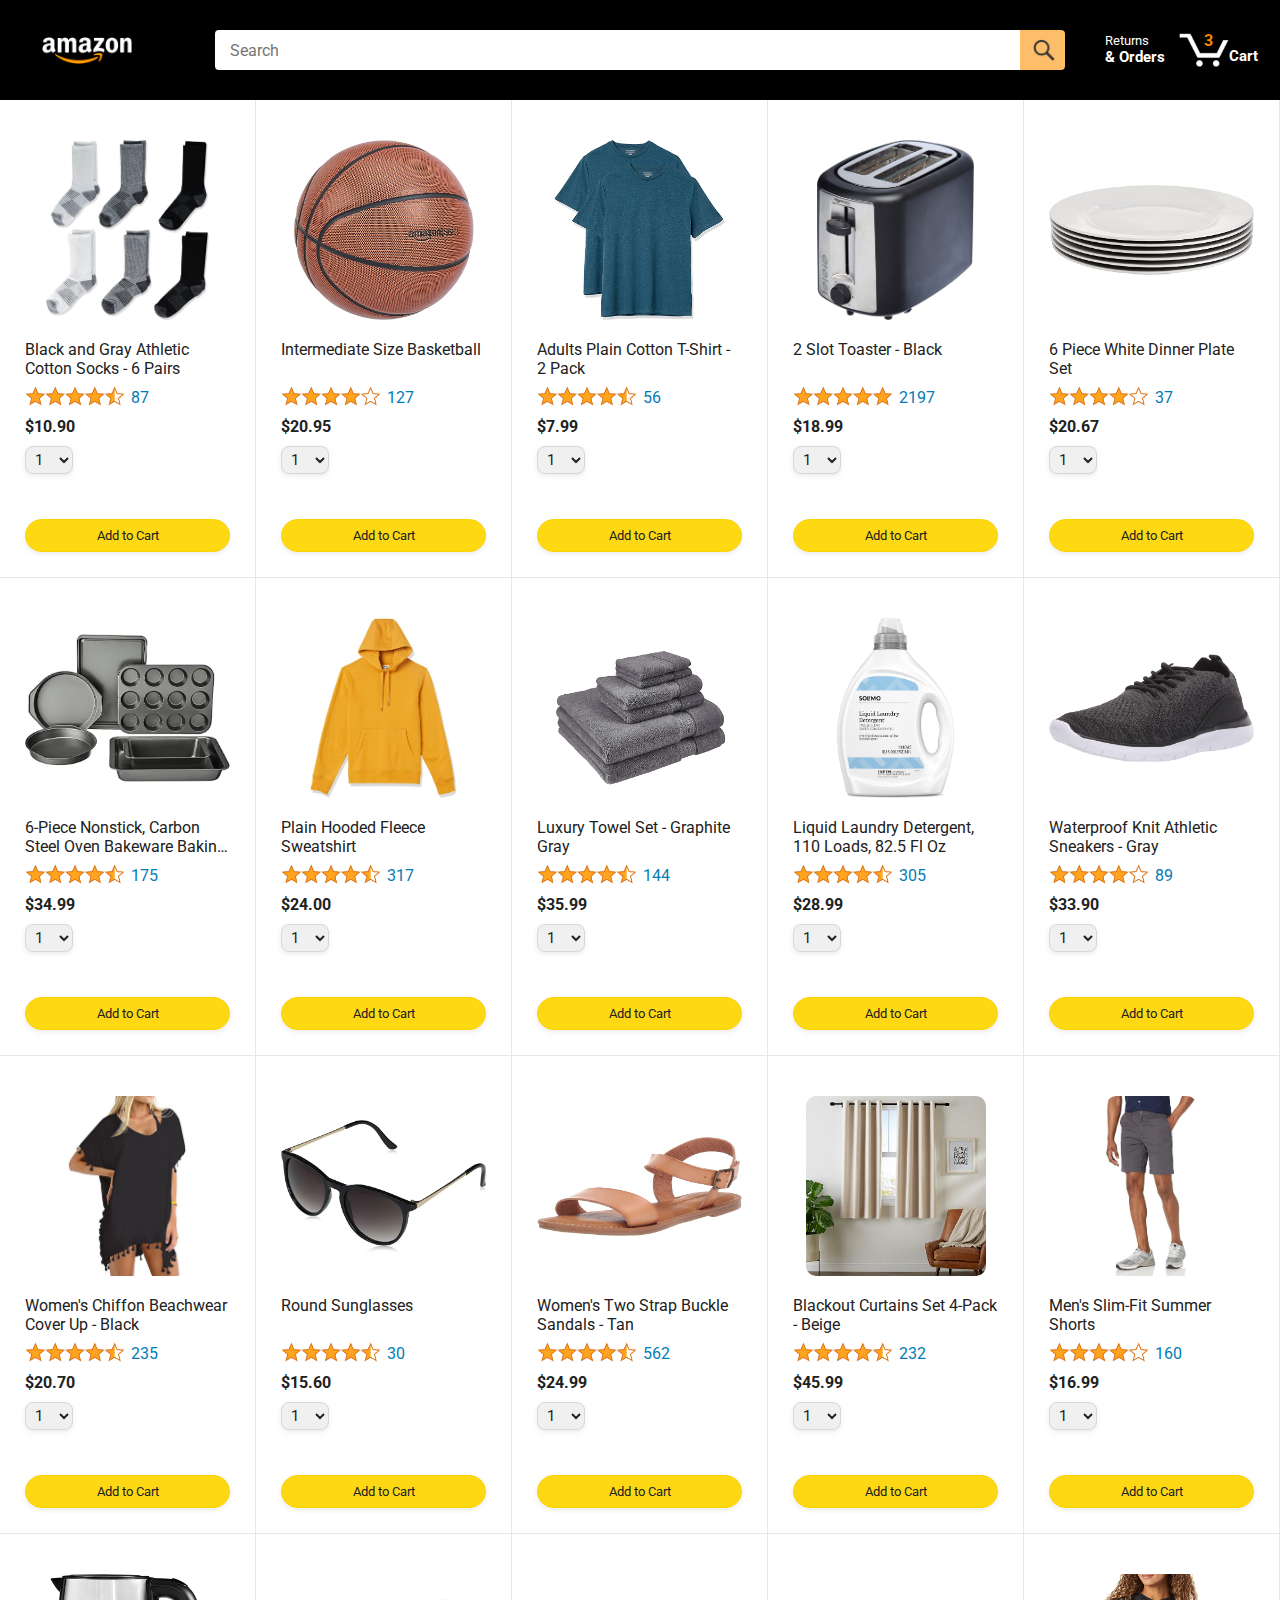
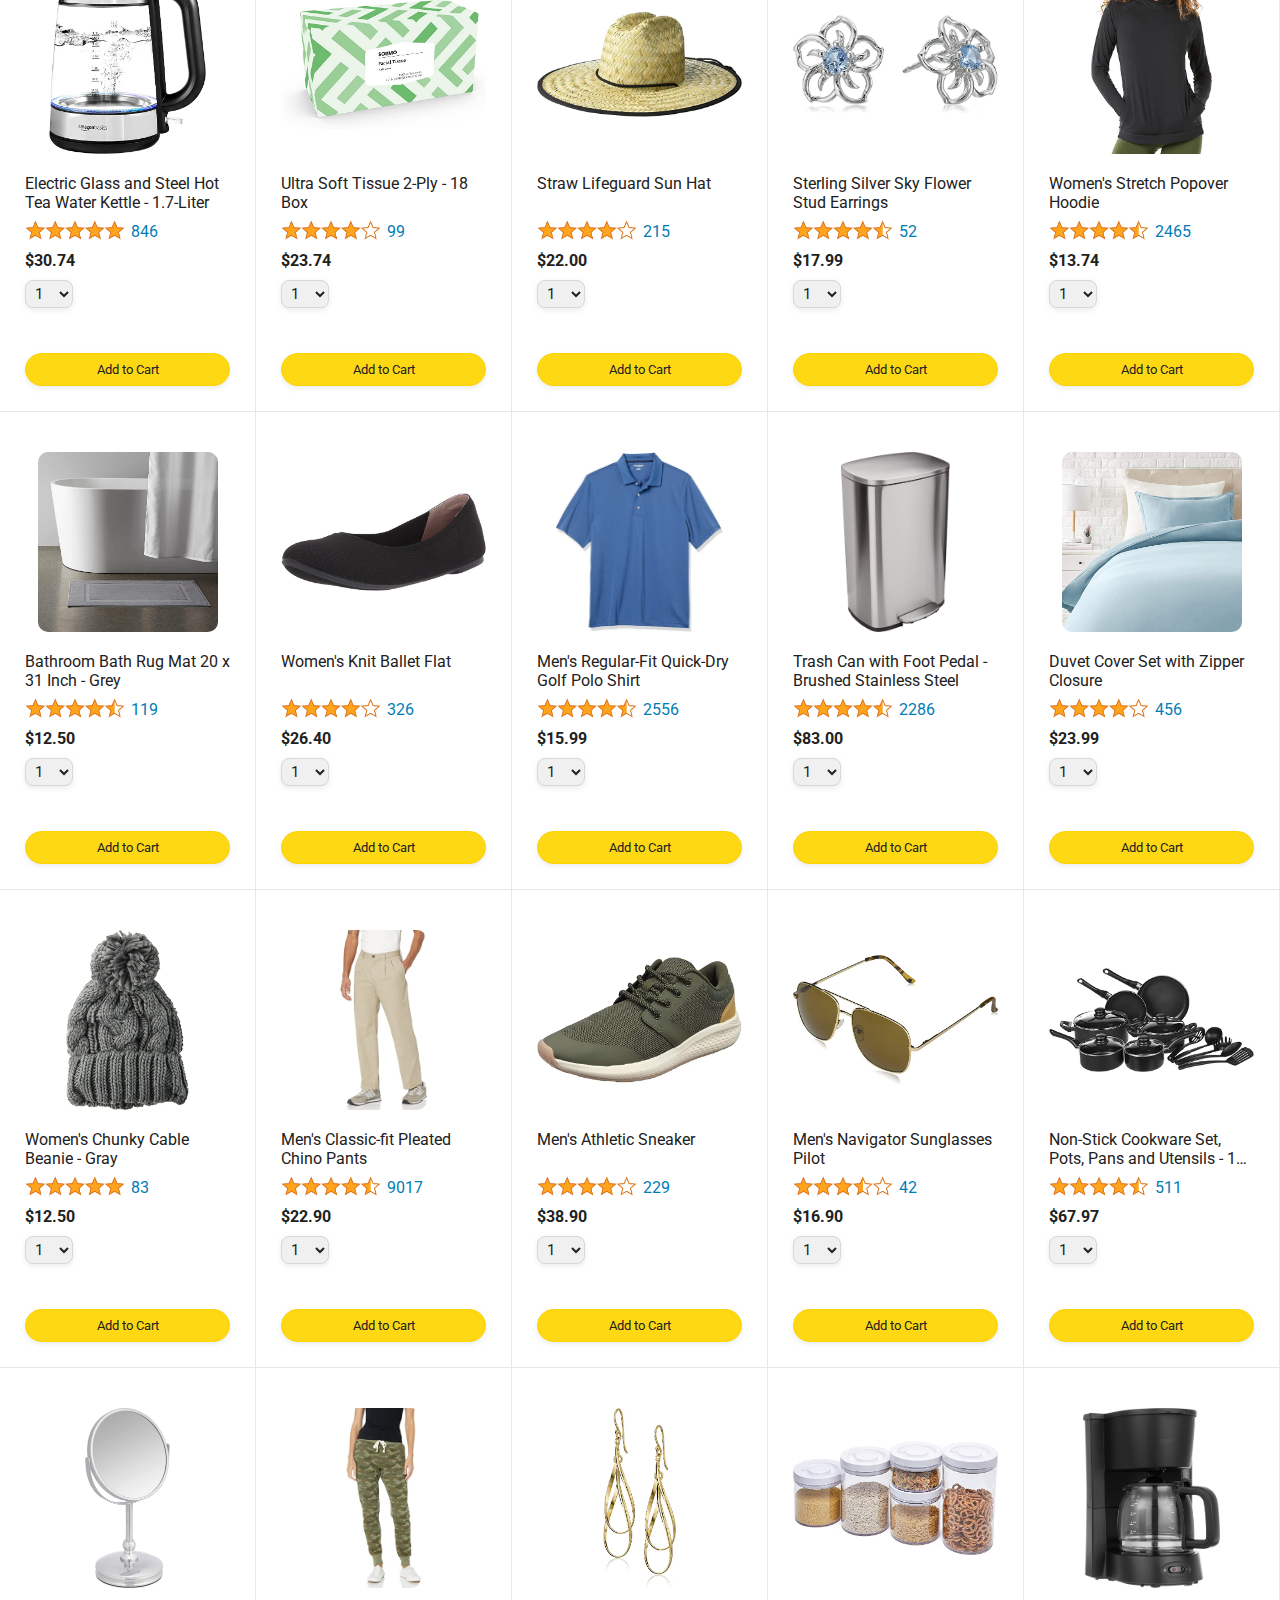
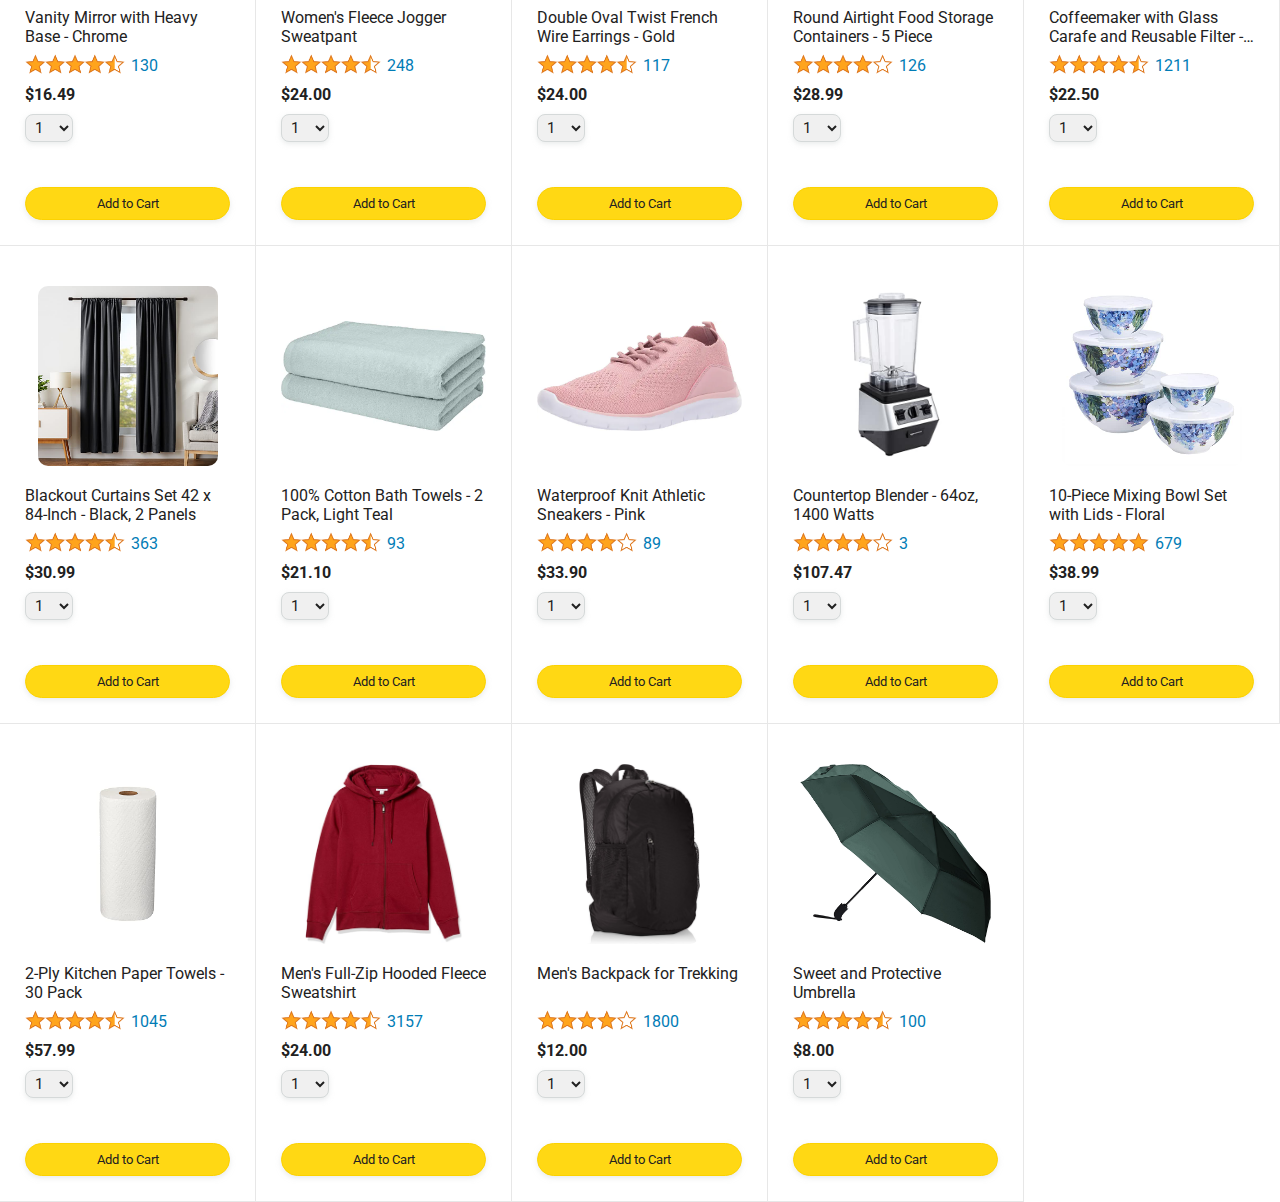
<file: index.html>
<!DOCTYPE html>
<html>
  <head>
    <title>Amazon Project</title>

    <!-- This code is needed for responsive design to work.
      (Responsive design = make the website look good on
      smaller screen sizes like a phone or a tablet). -->
    <meta name="viewport" content="width=device-width, initial-scale=1" />
    <meta http-equiv="Permissions-Policy" content="interest-cohort=()" />

    <!-- Load a font called Roboto from Google Fonts. -->
    <link rel="preconnect" href="https://fonts.googleapis.com" />
    <link rel="preconnect" href="https://fonts.gstatic.com" crossorigin />
    <link
      href="https://fonts.googleapis.com/css2?family=Roboto:wght@400;500;700&display=swap"
      rel="stylesheet"
    />

    <!-- Here are the CSS files for this page. -->
    <link rel="stylesheet" href="styles/shared/general.css" />
    <link rel="stylesheet" href="styles/shared/amazon-header.css" />
    <link rel="stylesheet" href="styles/pages/amazon.css" />
  </head>
  <body>
    <div class="amazon-header">
      <div class="amazon-header-left-section">
        <a href="amazon.html" class="header-link">
          <img class="amazon-logo" src="images/amazon-logo-white.png" />
          <img
            class="amazon-mobile-logo"
            src="images/amazon-mobile-logo-white.png"
          />
        </a>
      </div>

      <div class="amazon-header-middle-section">
        <input class="search-bar" type="text" placeholder="Search" />

        <button class="search-button">
          <img class="search-icon" src="images/icons/search-icon.png" />
        </button>
      </div>

      <div class="amazon-header-right-section">
        <a class="orders-link header-link" href="orders.html">
          <span class="returns-text">Returns</span>
          <span class="orders-text">& Orders</span>
        </a>

        <a class="cart-link header-link" href="checkout.html">
          <img class="cart-icon" src="images/icons/cart-icon.png" />
          <div class="cart-quantity js-cart-quantity"></div>
          <div class="cart-text">Cart</div>
        </a>
      </div>
    </div>

    <div class="main">
      <div class="products-grid js-products-grid"></div>
    </div>
    <script type="module" src="scripts/amazon.js"></script>
  </body>
</html>
</file>
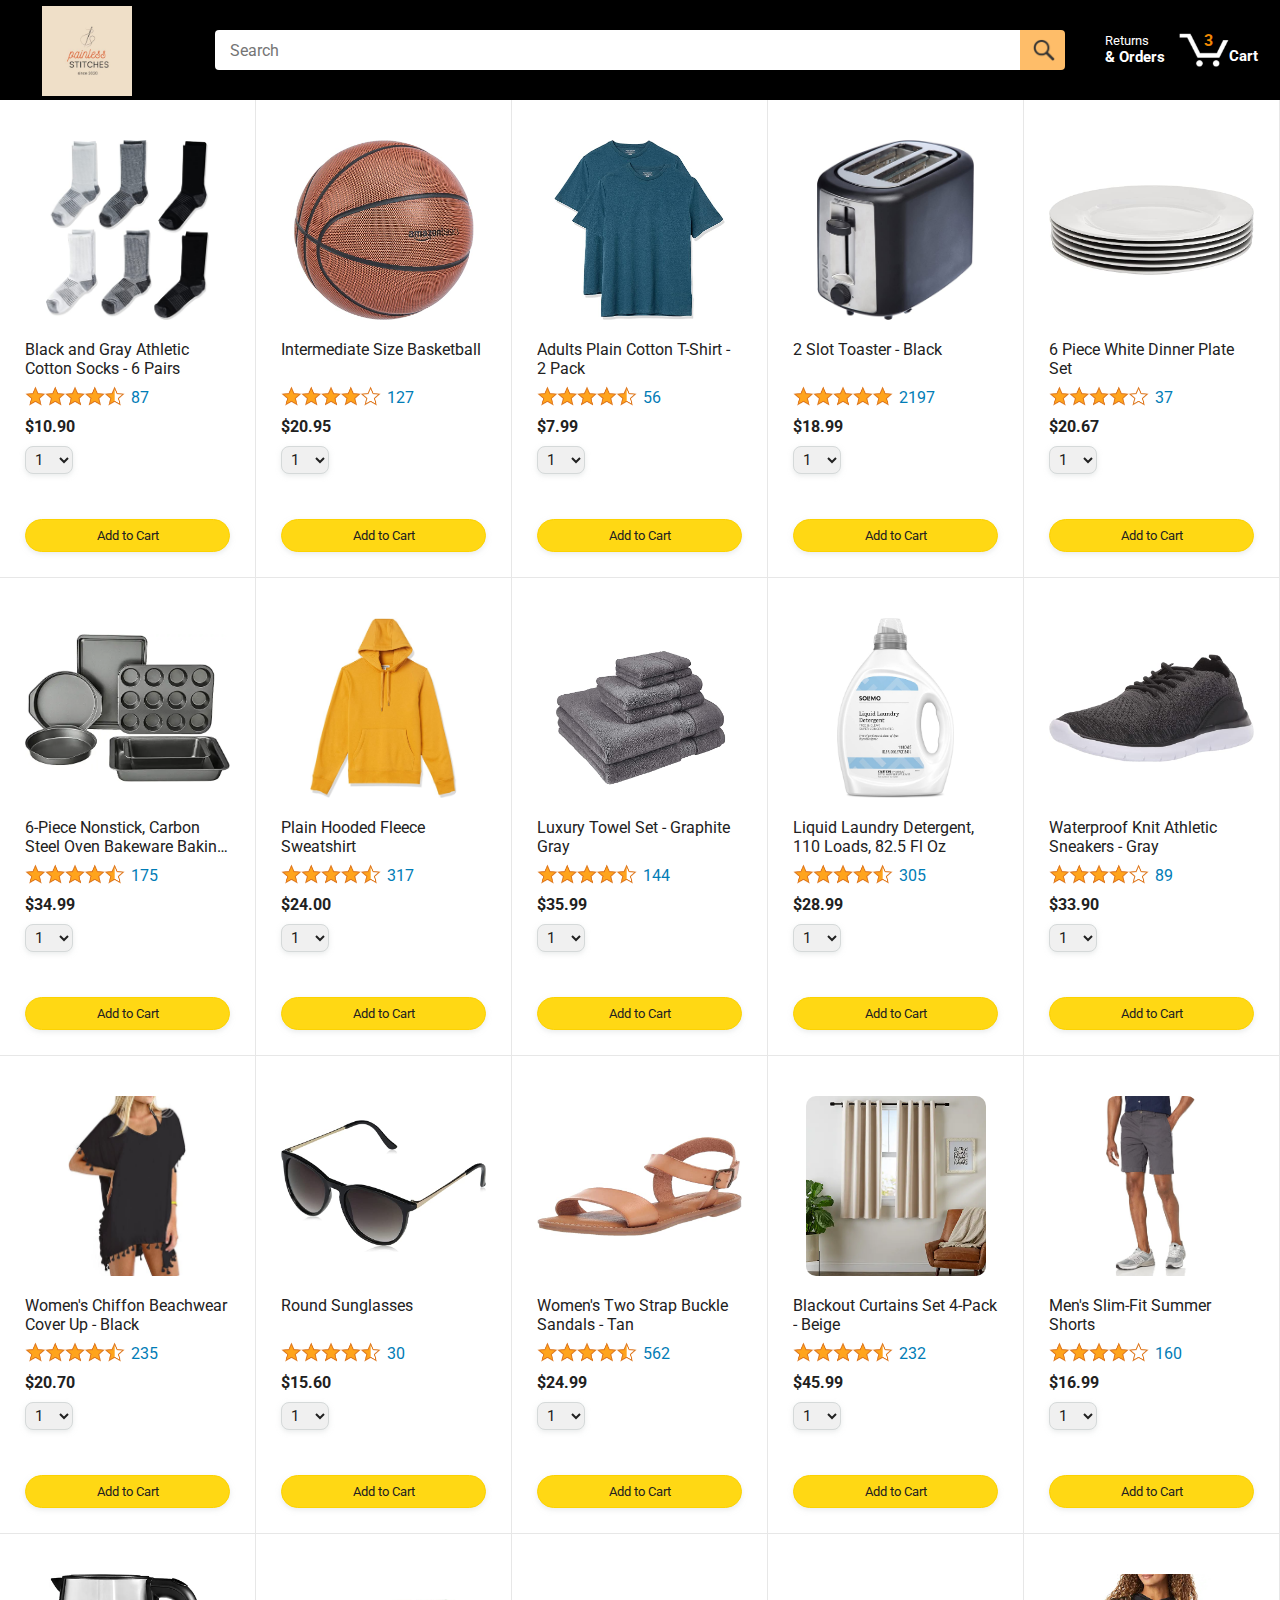
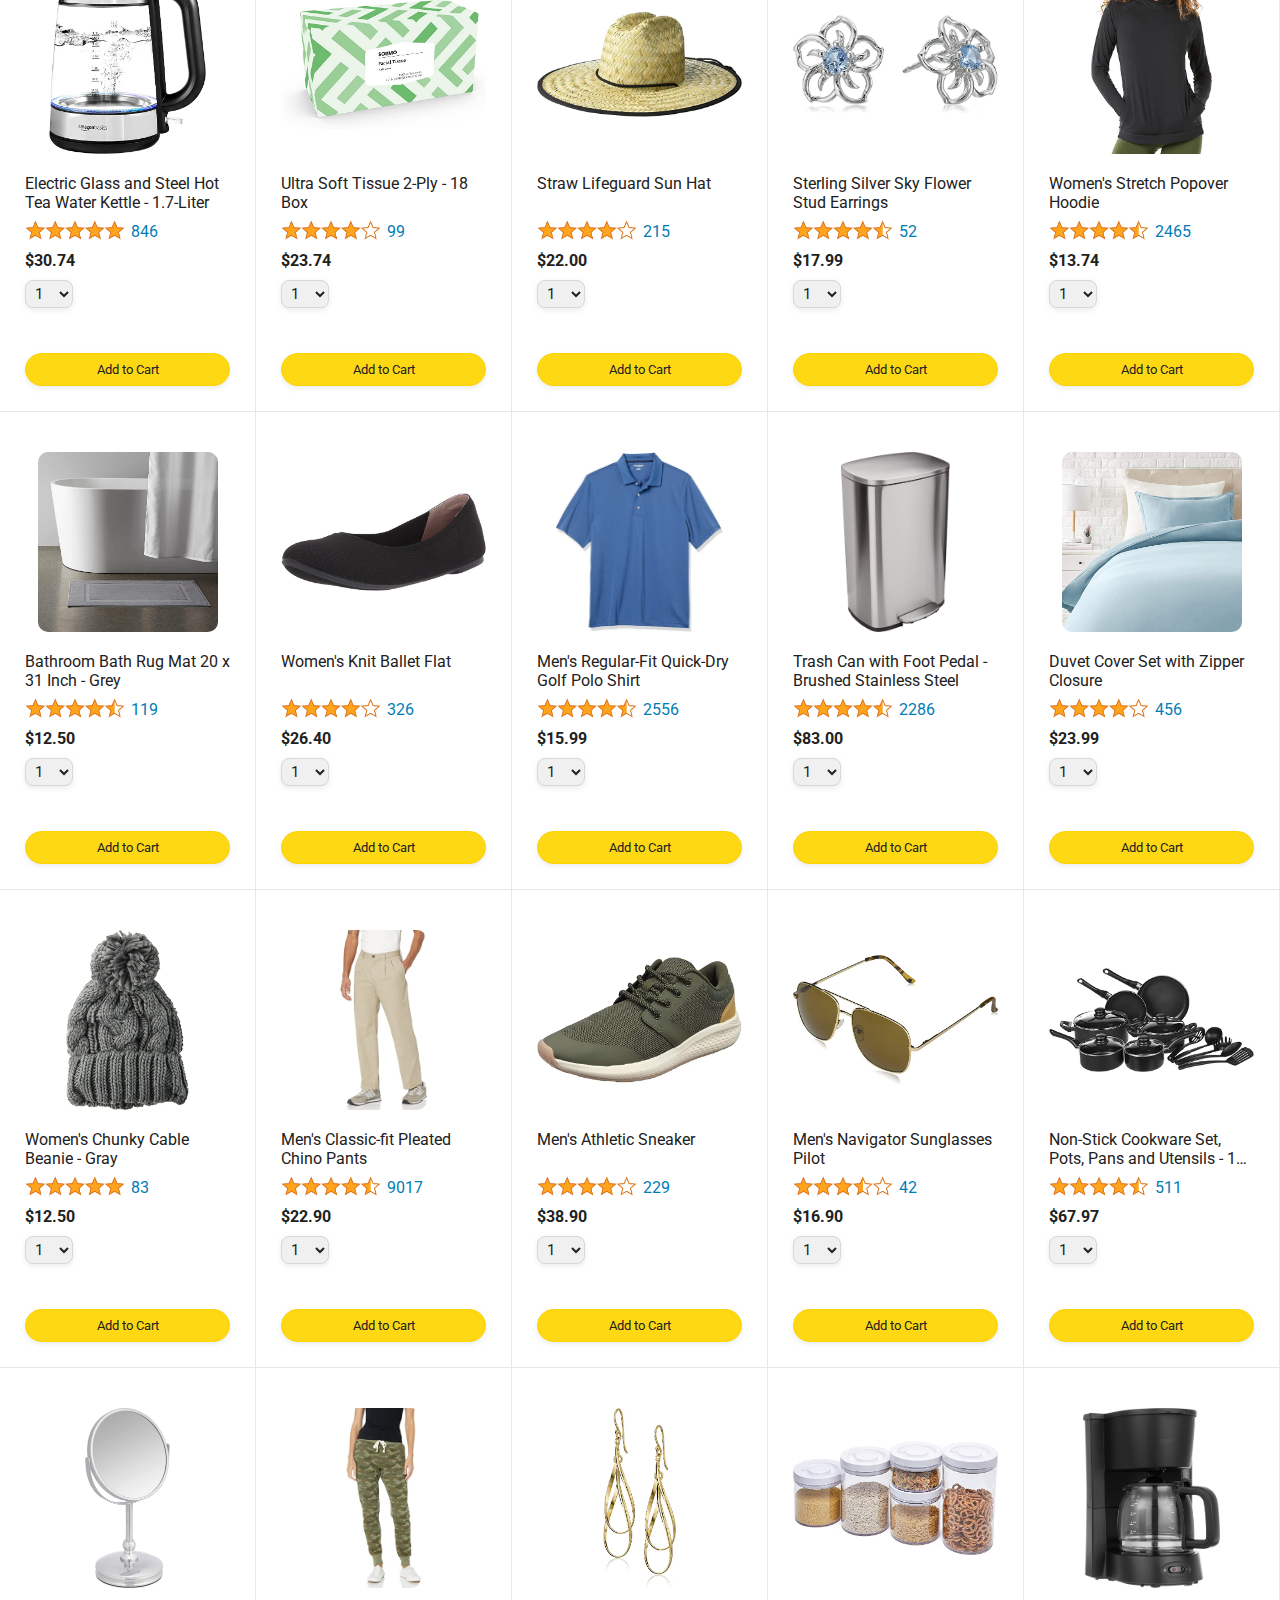
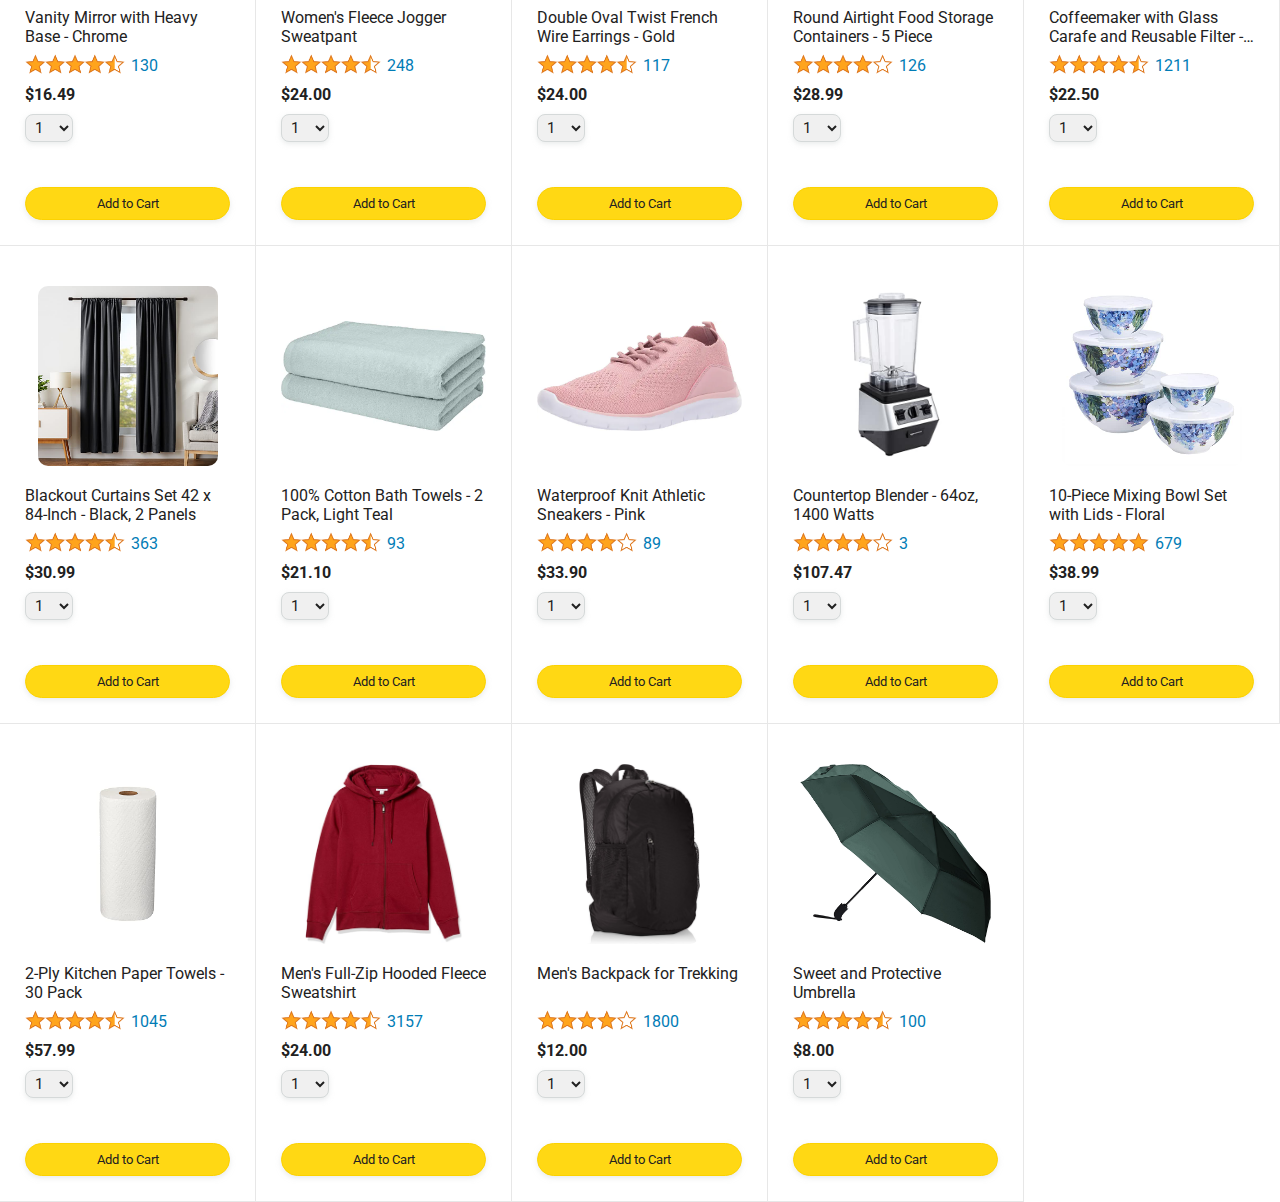
<file: amazon.html>
<!DOCTYPE html>
<html>
  <head>
    <title>Amazon Project</title>

    <!-- This code is needed for responsive design to work.
      (Responsive design = make the website look good on
      smaller screen sizes like a phone or a tablet). -->
    <meta name="viewport" content="width=device-width, initial-scale=1" />

    <!-- Load a font called Roboto from Google Fonts. -->
    <link rel="preconnect" href="https://fonts.googleapis.com" />
    <link rel="preconnect" href="https://fonts.gstatic.com" crossorigin />
    <link
      href="https://fonts.googleapis.com/css2?family=Roboto:wght@400;500;700&display=swap"
      rel="stylesheet"
    />

    <!-- Here are the CSS files for this page. -->
    <link rel="stylesheet" href="styles/shared/general.css" />
    <link rel="stylesheet" href="styles/shared/amazon-header.css" />
    <link rel="stylesheet" href="styles/pages/amazon.css" />
  </head>
  <body>
    <div class="amazon-header">
      <div class="amazon-header-left-section">
        <a href="amazon.html" class="header-link">
          <img class="amazon-logo" src="images/painless.jpg" />
          <img
            class="amazon-mobile-logo"
            src="images/amazon-mobile-logo-white.png"
          />
        </a>
      </div>

      <div class="amazon-header-middle-section">
        <input class="search-bar" type="text" placeholder="Search" />

        <button class="search-button">
          <img class="search-icon" src="images/icons/search-icon.png" />
        </button>
      </div>

      <div class="amazon-header-right-section">
        <a class="orders-link header-link" href="orders.html">
          <span class="returns-text">Returns</span>
          <span class="orders-text">& Orders</span>
        </a>

        <a class="cart-link header-link" href="checkout.html">
          <img class="cart-icon" src="images/icons/cart-icon.png" />
          <div class="cart-quantity js-cart-quantity">0</div>
          <div class="cart-text">Cart</div>
        </a>
      </div>
    </div>

    <div class="main">
      <div class="products-grid js-products-grid"></div>
    </div>
    <script type="module" src="scripts/amazon.js"></script>
  </body>
</html>
</file>
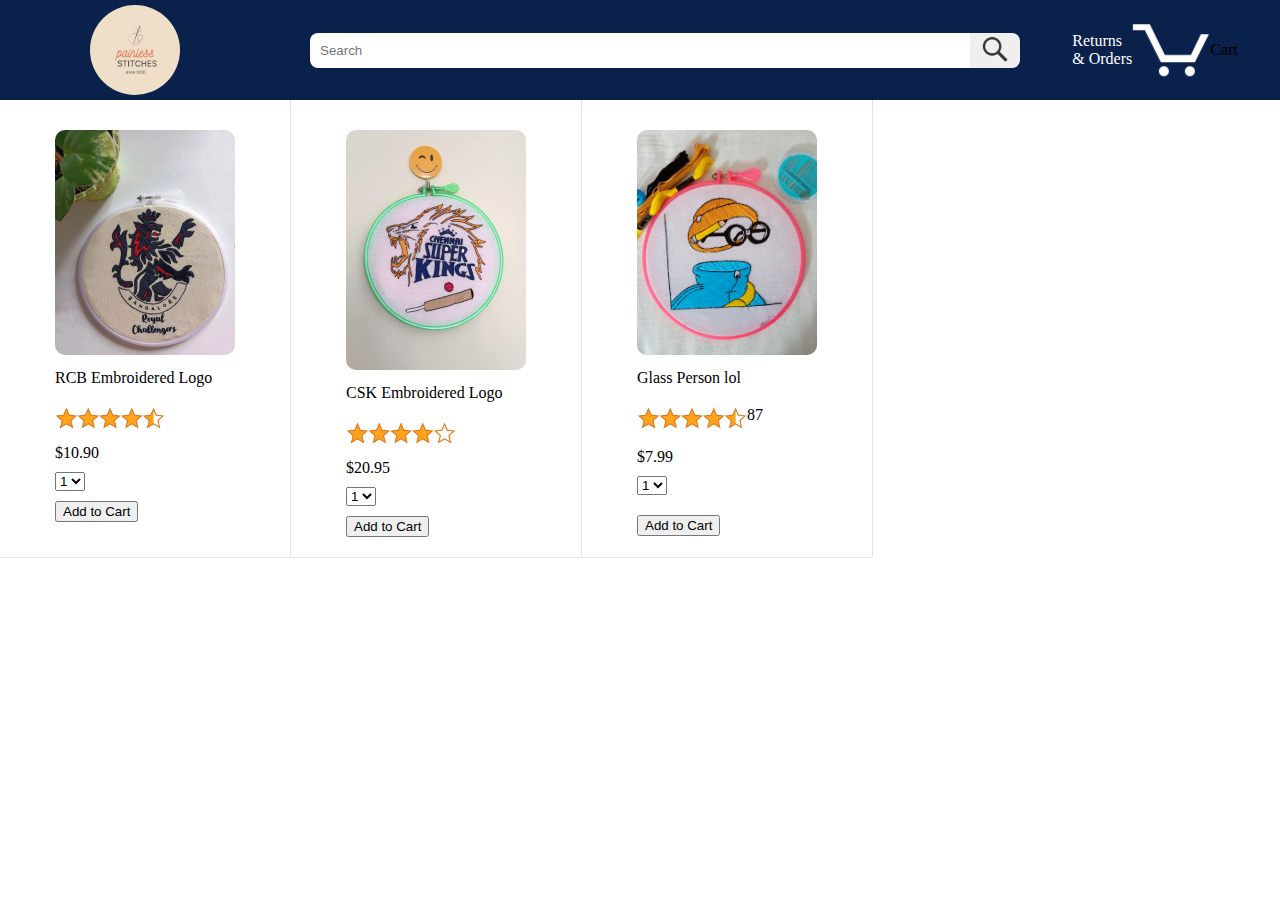
<file: amazonself.html>
<!DOCTYPE html>
<html lang="en">
  <head>
    <meta charset="UTF-8" />
    <meta name="viewport" content="width=device-width, initial-scale=1.0" />
    <title>Document</title>
    <style>
      body {
        margin: 0;
        padding: 0;
      }
      .header {
        display: flex;
        justify-content: space-between;
        height: 100px;
        background-color: #0a214c;
      }
      .left-section {
        display: flex;
        align-items: center;
        padding-left: 90px;
        width: 200px;
        padding-right: 10px;
      }
      .painless {
        border: none;
        height: 90px;
        width: 90px;
        border-radius: 45px;
      }

      .middle-section {
        display: flex;
        align-items: center;
        padding-left: 10px;
        padding-right: 10px;
        flex: 1;
        max-width: 900px;
      }

      .right-section {
        display: flex;
        align-items: center;
        justify-content: center;
        width: 250px;
      }

      .search-box {
        border: none;
        height: 33px;
        border-top-left-radius: 8px;
        border-bottom-left-radius: 8px;
        flex: 1;

        max-width: 800px;
      }

      .search-box::placeholder {
        padding-left: 8px;
      }
      .search-button {
        border: none;
        border-top-right-radius: 8px;
        border-bottom-right-radius: 8px;
        width: 50px;
        height: 35px;

        cursor: pointer;
      }
      .search-icon {
        width: 26px;
      }
      .returns-link {
        text-decoration: none;
        color: white;
      }

      .returns-text {
        display: block;
      }

      .amazon-logo {
        width: 100px;
      }

      .products-grid {
        display: grid;
        grid-template-columns: repeat(8, 1fr);
      }
      .products-container {
        border-right: 1px solid rgb(231, 226, 226);
        border-bottom: 1px solid rgb(235, 226, 226);
        padding-left: 55px;
        padding-right: 55px;
        padding-top: 30px;
        padding-bottom: 20px;
      }
      .products-images {
        width: 180px;
      }

      .products-image {
        border-radius: 10px;
      }

      img {
        max-width: 100%;
        max-height: 100%;
      }

      .rating {
        margin-bottom: 15px;
      }

      .text {
        margin-top: 10px;
        margin-bottom: 10px;
      }
      .rating {
        display: flex;
        align-items: center;
      }

      .rating-img {
        width: 110px;
        margin-top: 10px;
      }

      .price {
        margin-bottom: 10px;
      }

      .option {
        margin-bottom: 10px;
      }

      .add-to-cart-button {
        margin-top: 10px;
      }
    </style>
  </head>
  <body>
    <div class="header">
      <div class="left-section">
        <img class="painless" src="/images/painless.jpg" alt="" />
      </div>
      <div class="middle-section">
        <input class="search-box" placeholder="Search" />
        <button class="search-button">
          <img class="search-icon" src="/images/icons/search-icon.png" alt="" />
        </button>
      </div>
      <div class="right-section">
        <a class="returns-link" href="">
          <span class="returns-text">Returns</span>
          <span class="orders-text">& Orders</span>
        </a>
        <img class="cart-icon" src="/images/icons/cart-icon.png" alt="" />
        <span>Cart</span>
      </div>
    </div>

    <div class="products-grid">
      <div class="products-container">
        <div class="products-images">
          <img class="products-image" src="/images/rcb.jpg" alt="" />
        </div>
        <div class="text">RCB Embroidered Logo</div>
        <div class="rating">
          <img class="rating-img" src="/images/ratings/rating-45.png" alt="" />
        </div>
        <div class="price">$10.90</div>
        <div class="option">
          <select>
            <option>1</option>
            <option>2</option>
            <option>3</option>
            <option>4</option>
            <option>5</option>
          </select>
        </div>
        <div class="add-to-cart"><button>Add to Cart</button></div>
      </div>

      <div class="products-container">
        <div class="products-images">
          <img class="products-image" src="/images/csk.jpg" alt="" />
        </div>
        <div class="text">CSK Embroidered Logo</div>

        <div class="rating">
          <img class="rating-img" src="/images/ratings/rating-40.png" alt="" />
        </div>
        <div class="price">$20.95</div>
        <div class="option">
          <select>
            <option>1</option>
            <option>2</option>
            <option>3</option>
            <option>4</option>
            <option>5</option>
          </select>
        </div>
        <div class="add-to-cart"><button>Add to Cart</button></div>
      </div>

      <div class="products-container">
        <div class="products-images">
          <img class="products-image" src="/images/glass.jpg" alt="" />
        </div>
        <div class="text">Glass Person lol</div>

        <div class="rating">
          <div>
            <img
              class="rating-img"
              src="/images/ratings/rating-45.png"
              alt=""
            />
          </div>
          <div>87</div>
        </div>
        <div class="price">$7.99</div>
        <div class="option">
          <select>
            <option>1</option>
            <option>2</option>
            <option>3</option>
            <option>4</option>
            <option>5</option>
          </select>
        </div>
        <div class="add-to-cart">
          <button class="add-to-cart-button">Add to Cart</button>
        </div>
      </div>
    </div>
  </body>
</html>
</file>
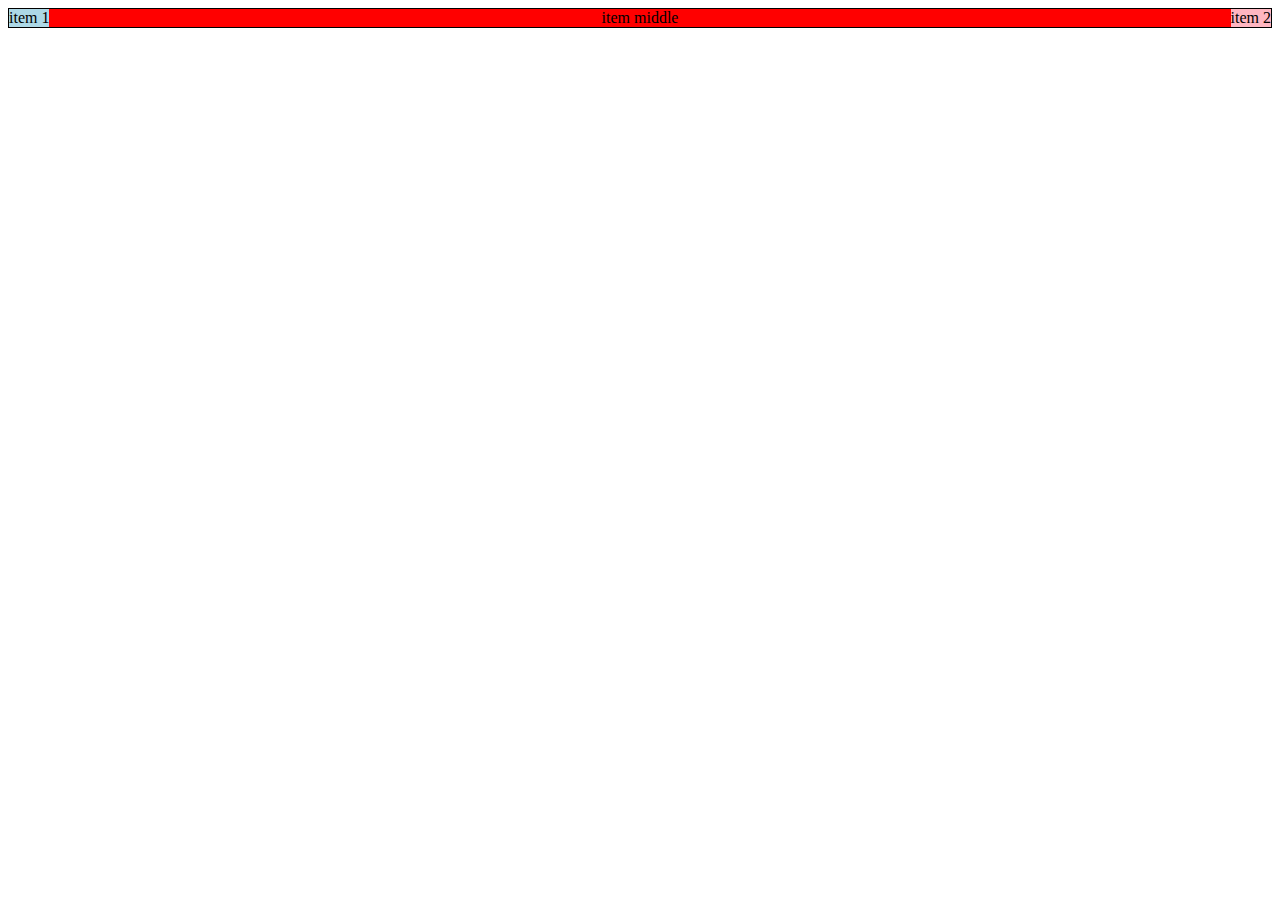
<file: nav.html>
<!DOCTYPE html>
<html>
  <head>
    <title>Example Website</title>
    <style>
      .lol {
        display: flex;
        justify-content: space-between;
        border-width: 1px;
        border-style: solid;
        border-color: black;
      }
      .left {
        background-color: lightblue;
      }
      .right {
        background-color: lightpink;
      }
      .middle {
        background-color: red;
        flex: 1;
        text-align: center;
      }
    </style>
  </head>
  <body>
    <div class="lol">
      <div class="left">item 1</div>
      <div class="middle">item middle</div>
      <div class="right">item 2</div>
    </div>
  </body>
</html>
</file>
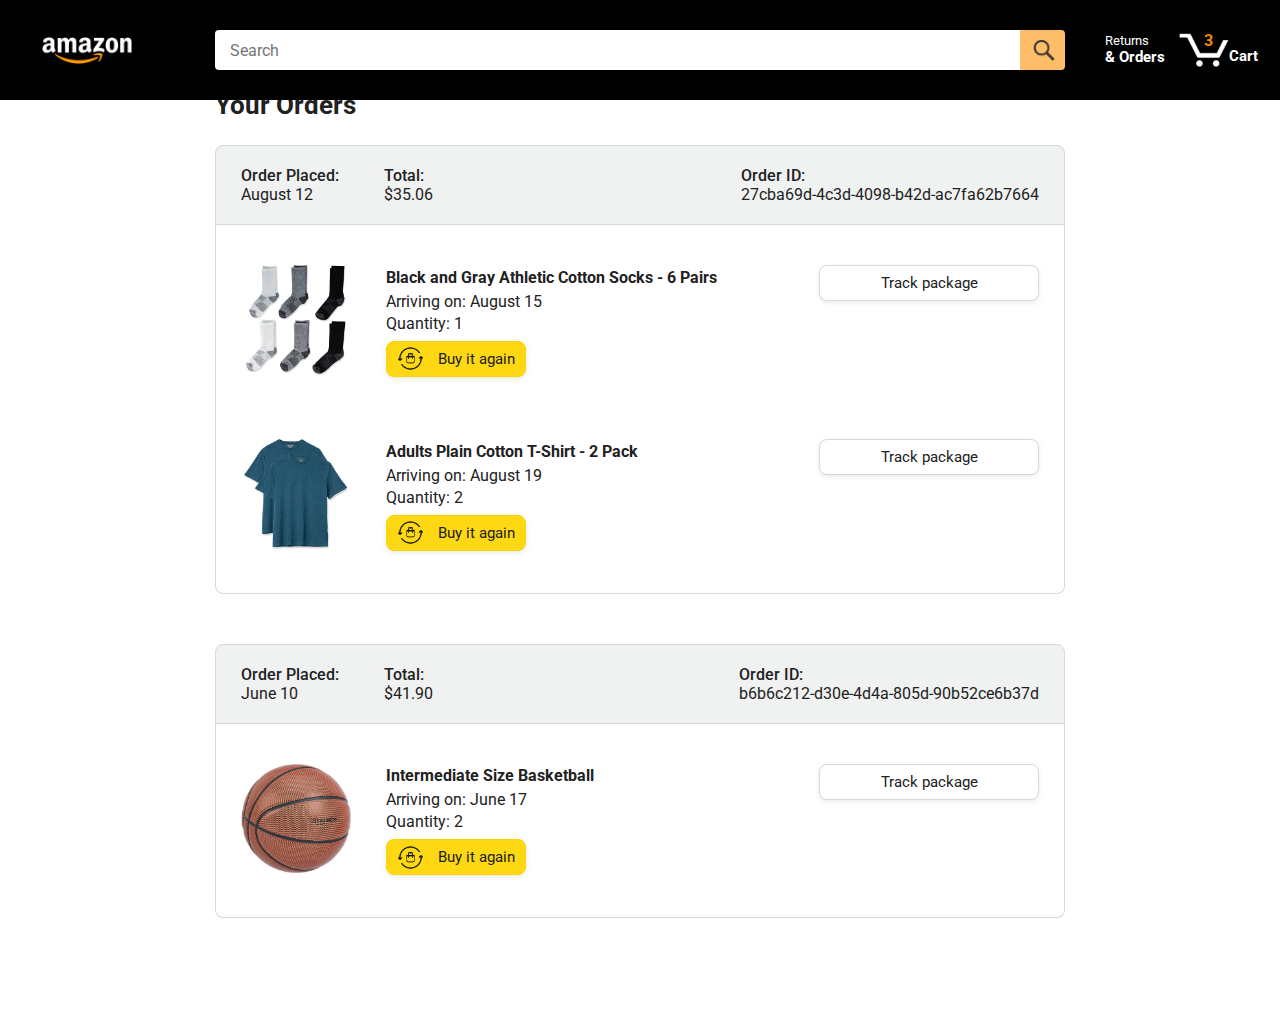
<file: orders.html>
<!DOCTYPE html>
<html>
  <head>
    <title>Orders</title>

    <!-- This code is needed for responsive design to work.
      (Responsive design = make the website look good on
      smaller screen sizes like a phone or a tablet). -->
    <meta name="viewport" content="width=device-width, initial-scale=1">

    <!-- Load a font called Roboto from Google Fonts. -->
    <link rel="preconnect" href="https://fonts.googleapis.com">
    <link rel="preconnect" href="https://fonts.gstatic.com" crossorigin>
    <link href="https://fonts.googleapis.com/css2?family=Roboto:wght@400;500;700&display=swap" rel="stylesheet">

    <!-- Here are the CSS files for this page. -->
    <link rel="stylesheet" href="styles/shared/general.css">
    <link rel="stylesheet" href="styles/shared/amazon-header.css">
    <link rel="stylesheet" href="styles/pages/orders.css">
  </head>
  <body>
    <div class="amazon-header">
      <div class="amazon-header-left-section">
        <a href="amazon.html" class="header-link">
          <img class="amazon-logo"
            src="images/amazon-logo-white.png">
          <img class="amazon-mobile-logo"
            src="images/amazon-mobile-logo-white.png">
        </a>
      </div>

      <div class="amazon-header-middle-section">
        <input class="search-bar" type="text" placeholder="Search">

        <button class="search-button">
          <img class="search-icon" src="images/icons/search-icon.png">
        </button>
      </div>

      <div class="amazon-header-right-section">
        <a class="orders-link header-link" href="orders.html">
          <span class="returns-text">Returns</span>
          <span class="orders-text">& Orders</span>
        </a>

        <a class="cart-link header-link" href="checkout.html">
          <img class="cart-icon" src="images/icons/cart-icon.png">
          <div class="cart-quantity">3</div>
          <div class="cart-text">Cart</div>
        </a>
      </div>
    </div>

    <div class="main">
      <div class="page-title">Your Orders</div>

      <div class="orders-grid">
        <div class="order-container">
          
          <div class="order-header">
            <div class="order-header-left-section">
              <div class="order-date">
                <div class="order-header-label">Order Placed:</div>
                <div>August 12</div>
              </div>
              <div class="order-total">
                <div class="order-header-label">Total:</div>
                <div>$35.06</div>
              </div>
            </div>

            <div class="order-header-right-section">
              <div class="order-header-label">Order ID:</div>
              <div>27cba69d-4c3d-4098-b42d-ac7fa62b7664</div>
            </div>
          </div>

          <div class="order-details-grid">
            <div class="product-image-container">
              <img src="images/products/athletic-cotton-socks-6-pairs.jpg">
            </div>

            <div class="product-details">
              <div class="product-name">
                Black and Gray Athletic Cotton Socks - 6 Pairs
              </div>
              <div class="product-delivery-date">
                Arriving on: August 15
              </div>
              <div class="product-quantity">
                Quantity: 1
              </div>
              <button class="buy-again-button button-primary">
                <img class="buy-again-icon" src="images/icons/buy-again.png">
                <span class="buy-again-message">Buy it again</span>
              </button>
            </div>

            <div class="product-actions">
              <a href="tracking.html">
                <button class="track-package-button button-secondary">
                  Track package
                </button>
              </a>
            </div>

            <div class="product-image-container">
              <img src="images/products/adults-plain-cotton-tshirt-2-pack-teal.jpg">
            </div>

            <div class="product-details">
              <div class="product-name">
                Adults Plain Cotton T-Shirt - 2 Pack
              </div>
              <div class="product-delivery-date">
                Arriving on: August 19
              </div>
              <div class="product-quantity">
                Quantity: 2
              </div>
              <button class="buy-again-button button-primary">
                <img class="buy-again-icon" src="images/icons/buy-again.png">
                <span class="buy-again-message">Buy it again</span>
              </button>
            </div>

            <div class="product-actions">
              <a href="tracking.html">
                <button class="track-package-button button-secondary">
                  Track package
                </button>
              </a>
            </div>
          </div>
        </div>

        <div class="order-container">

          <div class="order-header">
            <div class="order-header-left-section">
              <div class="order-date">
                <div class="order-header-label">Order Placed:</div>
                <div>June 10</div>
              </div>
              <div class="order-total">
                <div class="order-header-label">Total:</div>
                <div>$41.90</div>
              </div>
            </div>

            <div class="order-header-right-section">
              <div class="order-header-label">Order ID:</div>
              <div>b6b6c212-d30e-4d4a-805d-90b52ce6b37d</div>
            </div>
          </div>

          <div class="order-details-grid">
            <div class="product-image-container">
              <img src="images/products/intermediate-composite-basketball.jpg">
            </div>

            <div class="product-details">
              <div class="product-name">
                Intermediate Size Basketball
              </div>
              <div class="product-delivery-date">
                Arriving on: June 17
              </div>
              <div class="product-quantity">
                Quantity: 2
              </div>
              <button class="buy-again-button button-primary">
                <img class="buy-again-icon" src="images/icons/buy-again.png">
                <span class="buy-again-message">Buy it again</span>
              </button>
            </div>

            <div class="product-actions">
              <a href="tracking.html">
                <button class="track-package-button button-secondary">
                  Track package
                </button>
              </a>
            </div>
          </div>
        </div>
      </div>
    </div>
  </body>
</html>
</file>
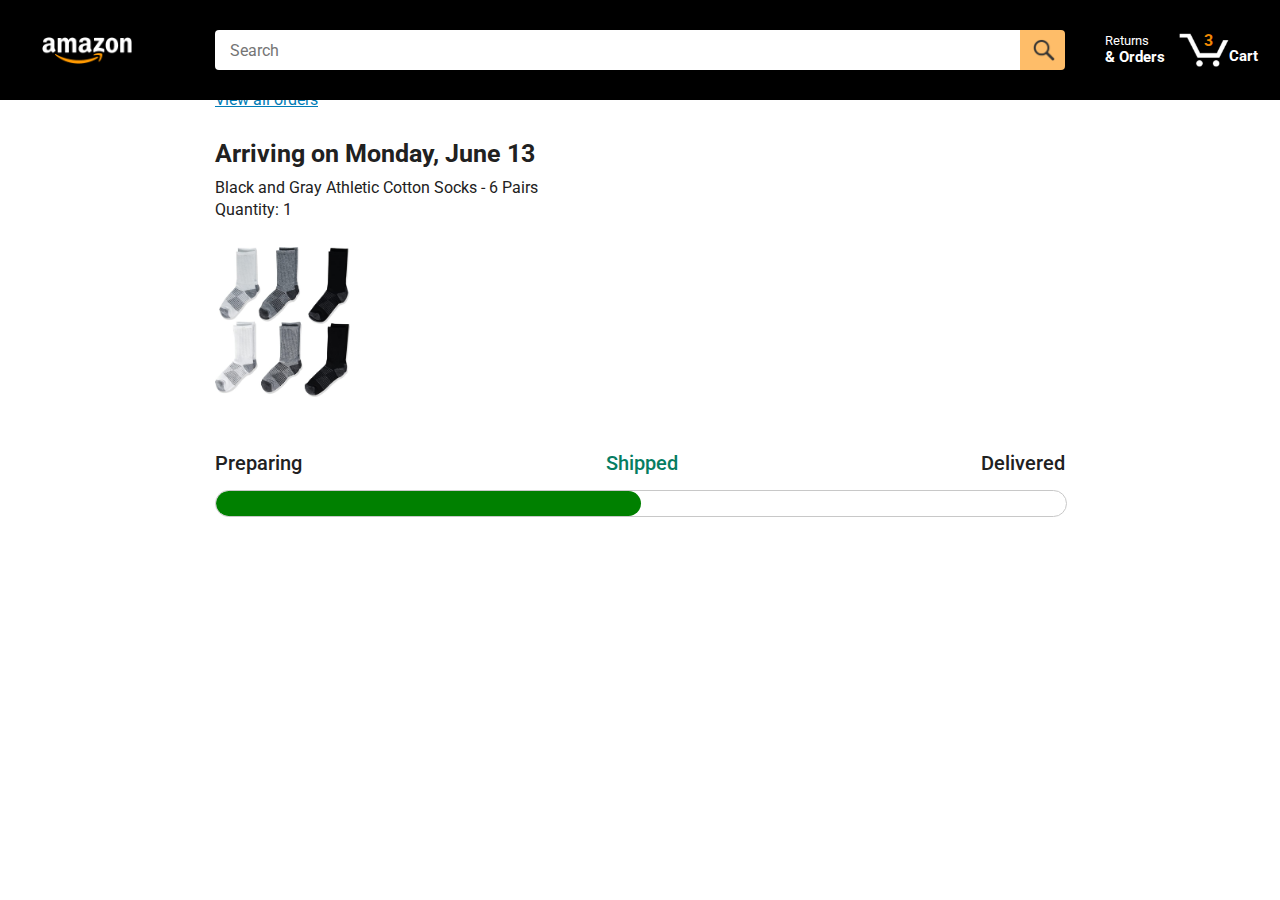
<file: tracking.html>
<!DOCTYPE html>
<html>
  <head>
    <title>Tracking</title>

    <!-- This code is needed for responsive design to work.
      (Responsive design = make the website look good on
      smaller screen sizes like a phone or a tablet). -->
    <meta name="viewport" content="width=device-width, initial-scale=1">

    <!-- Load a font called Roboto from Google Fonts. -->
    <link rel="preconnect" href="https://fonts.googleapis.com">
    <link rel="preconnect" href="https://fonts.gstatic.com" crossorigin>
    <link href="https://fonts.googleapis.com/css2?family=Roboto:wght@400;500;700&display=swap" rel="stylesheet">

    <!-- Here are the CSS files for this page. -->
    <link rel="stylesheet" href="styles/shared/general.css">
    <link rel="stylesheet" href="styles/shared/amazon-header.css">
    <link rel="stylesheet" href="styles/pages/tracking.css">
  </head>
  <body>
    <div class="amazon-header">
      <div class="amazon-header-left-section">
        <a href="amazon.html" class="header-link">
          <img class="amazon-logo"
            src="images/amazon-logo-white.png">
          <img class="amazon-mobile-logo"
            src="images/amazon-mobile-logo-white.png">
        </a>
      </div>

      <div class="amazon-header-middle-section">
        <input class="search-bar" type="text" placeholder="Search">

        <button class="search-button">
          <img class="search-icon" src="images/icons/search-icon.png">
        </button>
      </div>

      <div class="amazon-header-right-section">
        <a class="orders-link header-link" href="orders.html">
          <span class="returns-text">Returns</span>
          <span class="orders-text">& Orders</span>
        </a>

        <a class="cart-link header-link" href="checkout.html">
          <img class="cart-icon" src="images/icons/cart-icon.png">
          <div class="cart-quantity">3</div>
          <div class="cart-text">Cart</div>
        </a>
      </div>
    </div>

    <div class="main">
      <div class="order-tracking">
        <a class="back-to-orders-link link-primary" href="orders.html">
          View all orders
        </a>

        <div class="delivery-date">
          Arriving on Monday, June 13
        </div>

        <div class="product-info">
          Black and Gray Athletic Cotton Socks - 6 Pairs
        </div>

        <div class="product-info">
          Quantity: 1
        </div>

        <img class="product-image" src="images/products/athletic-cotton-socks-6-pairs.jpg">

        <div class="progress-labels-container">
          <div class="progress-label">
            Preparing
          </div>
          <div class="progress-label current-status">
            Shipped
          </div>
          <div class="progress-label">
            Delivered
          </div>
        </div>

        <div class="progress-bar-container">
          <div class="progress-bar"></div>
        </div>
      </div>
    </div>
  </body>
</html>
</file>
<file: styles/shared/general.css>
body {
  font-family: Roboto, Arial;
  color: rgb(33, 33, 33);
  /* The <body> element has a default margin of 8px
     on all sides. This removes the default margins. */
  margin: 0;
}

/* <p> elements have a default margin on the top
   and bottom. This removes the default margins. */
p {
  margin: 0;
}

button {
  cursor: pointer;
}

select {
  cursor: pointer;
}

input, select, button {
  font-family: Roboto, Arial;
}

.button-primary {
  color: rgb(33, 33, 33);
  background-color: rgb(255, 216, 20);
  border: 1px solid rgb(252, 210, 0);
  border-radius: 8px;
  cursor: pointer;
  box-shadow: 0 2px 5px rgba(213, 217, 217, 0.5);
}

.button-primary:hover {
  background-color: rgb(247, 202, 0);
  border: 1px solid rgb(242, 194, 0);
}

.button-primary:active {
  background: rgb(255, 216, 20);
  border-color: rgb(252, 210, 0);
  box-shadow: none;
}

.button-secondary {
  color: rgb(33, 33, 33);
  background: white;
  border: 1px solid rgb(213, 217, 217);
  border-radius: 8px;
  cursor: pointer;
  box-shadow: 0 2px 5px rgba(213, 217, 217, 0.5);
}

.button-secondary:hover {
  background-color: rgb(247, 250, 250);
}

.button-secondary:active {
  background-color: rgb(237, 253, 255);
  box-shadow: none;
}

/* These styles will limit text to 2 lines. Anything
   beyond 2 lines will be replaced with "..."
   You can find this code by using an A.I. tool or by
   searching in Google.
   https://css-tricks.com/almanac/properties/l/line-clamp/ */
.limit-text-to-2-lines {
  display: -webkit-box;
  -webkit-line-clamp: 2;
  -webkit-box-orient: vertical;
  overflow: hidden;
}

.link-primary {
  color: rgb(1, 124, 182);
  cursor: pointer;
}

.link-primary:hover {
  color: rgb(196, 80, 0);
}

/* Styles for dropdown selectors. */
select {
  color: rgb(33, 33, 33);
  background-color: rgb(240, 240, 240);
  border: 1px solid rgb(213, 217, 217);
  border-radius: 8px;
  padding: 3px 5px;
  font-size: 15px;
  cursor: pointer;
  box-shadow: 0 2px 5px rgba(213, 217, 217, 0.5);
}

select:focus,
input:focus {
  outline: 2px solid rgb(255, 153, 0);
}
</file>
<file: styles/shared/amazon-header.css>
.amazon-header {
  background-color: black;
  color: white;
  padding-left: 15px;
  padding-right: 15px;

  display: flex;
  align-items: center;
  justify-content: space-between;

  position: fixed;
  top: 0;
  left: 0;
  right: 0;
  height: 100px;
}

.amazon-header-left-section {
  width: 180px;
}

@media (max-width: 800px) {
  .amazon-header-left-section {
    width: unset;
  }
}

.header-link {
  display: inline-block;
  padding: 6px;
  border-radius: 2px;
  cursor: pointer;
  text-decoration: none;
  border: 1px solid rgba(0, 0, 0, 0);
}

.header-link:hover {
  border: 1px solid white;
}

.amazon-logo {
  width: 90px;
  margin-top: 5px;

  margin-left: 20px;
}

.amazon-mobile-logo {
  display: none;
}

@media (max-width: 575px) {
  .amazon-logo {
    display: none;
  }

  .amazon-mobile-logo {
    display: block;
    height: 35px;
    margin-top: 5px;
  }
}

.amazon-header-middle-section {
  flex: 1;
  max-width: 850px;
  margin-left: 10px;
  margin-right: 10px;
  display: flex;
}

.search-bar {
  flex: 1;
  width: 0;
  font-size: 16px;
  height: 38px;
  padding-left: 15px;
  border: none;
  border-top-left-radius: 4px;
  border-bottom-left-radius: 4px;
  border-top-right-radius: 0;
  border-bottom-right-radius: 0;
}

.search-button {
  background-color: rgb(254, 189, 105);
  border: none;
  width: 45px;
  height: 40px;
  border-top-right-radius: 4px;
  border-bottom-right-radius: 4px;
  flex-shrink: 0;
}

.search-icon {
  height: 22px;
  margin-left: 2px;
  margin-top: 3px;
}

.amazon-header-right-section {
  width: 180px;
  flex-shrink: 0;
  display: flex;
  justify-content: end;
}

.orders-link {
  color: white;
}

.returns-text {
  display: block;
  font-size: 13px;
}

.orders-text {
  display: block;
  font-size: 15px;
  font-weight: 700;
}

.cart-link {
  color: white;
  display: flex;
  align-items: center;
  position: relative;
}

.cart-icon {
  width: 50px;
}

.cart-text {
  margin-top: 12px;
  font-size: 15px;
  font-weight: 700;
}

.cart-quantity {
  color: rgb(240, 136, 4);
  font-size: 16px;
  font-weight: 700;

  position: absolute;
  top: 4px;
  left: 22px;

  width: 26px;
  text-align: center;
}
</file>
<file: styles/pages/amazon.css>
.main {
  margin-top: 100px;
}

.products-grid {
  display: grid;

  /* - In CSS Grid, 1fr means a column will take up the
       remaining space in the grid.
     - If we write 1fr 1fr ... 1fr; 8 times, this will
       divide the grid into 8 columns, each taking up an
       equal amount of the space.
     - repeat(8, 1fr); is a shortcut for repeating "1fr"
       8 times (instead of typing out "1fr" 8 times).
       repeat(...) is a special property that works with
       display: grid; */
  grid-template-columns: repeat(8, 1fr);
}

/* @media is used to create responsive design (making the
   website look good on any screen size). This @media
   means when the screen width is 2000px or less, we
   will divide the grid into 7 columns instead of 8. */
@media (max-width: 2000px) {
  .products-grid {
    grid-template-columns: repeat(7, 1fr);
  }
}

/* This @media means when the screen width is 1600px or
   less, we will divide the grid into 6 columns. */
@media (max-width: 1600px) {
  .products-grid {
    grid-template-columns: repeat(6, 1fr);
  }
}

@media (max-width: 1300px) {
  .products-grid {
    grid-template-columns: repeat(5, 1fr);
  }
}

@media (max-width: 1000px) {
  .products-grid {
    grid-template-columns: repeat(4, 1fr);
  }
}

@media (max-width: 800px) {
  .products-grid {
    grid-template-columns: repeat(3, 1fr);
  }
}

@media (max-width: 575px) {
  .products-grid {
    grid-template-columns: repeat(2, 1fr);
  }
}

@media (max-width: 450px) {
  .products-grid {
    grid-template-columns: 1fr;
  }
}

.product-container {
  padding-top: 40px;
  padding-bottom: 25px;
  padding-left: 25px;
  padding-right: 25px;

  border-right: 1px solid rgb(231, 231, 231);
  border-bottom: 1px solid rgb(231, 231, 231);

  display: flex;
  flex-direction: column;
}

.product-image-container {
  display: flex;
  justify-content: center;
  align-items: center;

  height: 180px;
  margin-bottom: 20px;
}

.product-image {
  /* Images will overflow their container by default. To
    prevent this, we set max-width and max-height to 100%
    so they stay inside their container. */
  max-width: 100%;
  max-height: 100%;
  border-radius: 10px;
}

.product-name {
  height: 40px;
  margin-bottom: 5px;
}

.product-rating-container {
  display: flex;
  align-items: center;
  margin-bottom: 10px;
}

.product-rating-stars {
  width: 100px;
  margin-right: 6px;
}

.product-rating-count {
  color: rgb(1, 124, 182);
  cursor: pointer;
  margin-top: 3px;
}

.product-price {
  font-weight: 700;
  margin-bottom: 10px;
}

.product-quantity-container {
  margin-bottom: 17px;
}

.product-spacer {
  flex: 1;
}

.added-to-cart {
  color: rgb(6, 125, 98);
  font-size: 16px;

  display: flex;
  align-items: center;
  margin-bottom: 8px;

  /* At first, the "Added to cart" message will
     be invisible. Use JavaScript to change the
     opacity and make it visible. */
  opacity: 0;
}

.added-to-cart img {
  height: 20px;
  margin-right: 5px;
}

.add-to-cart-button {
  width: 100%;
  padding: 8px;
  border-radius: 50px;
}
</file>
<file: styles/pages/orders.css>
.main {
  max-width: 850px;
  margin-top: 90px;
  margin-bottom: 100px;
  padding-left: 20px;
  padding-right: 20px;

  /* margin-left: auto;
     margin-right auto;
     Is a trick for centering an element horizontally
     without needing a container. */
  margin-left: auto;
  margin-right: auto;
}

.page-title {
  font-weight: 700;
  font-size: 26px;
  margin-bottom: 25px;
}

.orders-grid {
  display: grid;
  grid-template-columns: 1fr;
  row-gap: 50px;
}

.order-header {
  background-color: rgb(240, 242, 242);
  border: 1px solid rgb(213, 217, 217);

  display: flex;
  align-items: center;
  justify-content: space-between;

  padding: 20px 25px;
  border-top-left-radius: 8px;
  border-top-right-radius: 8px;
}

.order-header-left-section {
  display: flex;
  flex-shrink: 0;
}

.order-header-label {
  font-weight: 500;
}

.order-date,
.order-total {
  margin-right: 45px;
}

.order-header-right-section {
  flex-shrink: 1;
}

@media (max-width: 575px) {
  .order-header {
    flex-direction: column;
    align-items: start;
    line-height: 23px;
    padding: 15px;
  }

  .order-header-left-section {
    flex-direction: column;
  }

  .order-header-label {
    margin-right: 5px;
  }

  .order-date,
  .order-total {
    display: grid;
    grid-template-columns: auto 1fr;
    margin-right: 0;
  }

  .order-header-right-section {
    display: grid;
    grid-template-columns: auto 1fr;
  }
}

.order-details-grid {
  padding: 40px 25px;
  border: 1px solid rgb(213, 217, 217);
  border-top: none;
  border-bottom-left-radius: 8px;
  border-bottom-right-radius: 8px;

  display: grid;
  grid-template-columns: 110px 1fr 220px;
  column-gap: 35px;
  row-gap: 60px;
  align-items: center;
}

@media (max-width: 800px) {
  .order-details-grid {
    grid-template-columns: 110px 1fr;
    row-gap: 0;
    padding-bottom: 8px;
  }
}

@media (max-width: 450px) {
  .order-details-grid {
    grid-template-columns: 1fr;
  }
}

.product-image-container {
  text-align: center;
}

.product-image-container img {
  max-width: 110px;
  max-height: 110px;
}

.product-name {
  font-weight: 700;
  margin-bottom: 5px;
}

.product-delivery-date {
  margin-bottom: 3px;
}

.product-quantity {
  margin-bottom: 8px;
}

.buy-again-button {
  font-size: 15px;
  width: 140px;
  height: 36px;
  border-radius: 8px;

  display: flex;
  align-items: center;
  justify-content: center;
}

.buy-again-icon {
  width: 25px;
  margin-right: 15px;
}

.product-actions {
  align-self: start;
}

.track-package-button {
  width: 100%;
  font-size: 15px;
  padding: 8px;
}

@media (max-width: 800px) {
  .buy-again-button {
    margin-bottom: 10px;
  }

  .product-actions {
    /* grid-column: 2 means this element will be placed
       in column 2 in the grid. (Normally, the column that
       an element is placed in is determined by the order
       of the elements in the HTML. grid-column overrides
       this default ordering). */
    grid-column: 2;
    margin-bottom: 30px;
  }

  .track-package-button {
    width: 140px;
  }
}

@media (max-width: 450px) {
  .product-image-container {
    text-align: center;
    margin-bottom: 25px;
  }

  .product-image-container img {
    max-width: 150px;
    max-height: 150px;
  }

  .product-name {
    margin-bottom: 10px;
  }

  .product-quantity {
    margin-bottom: 15px;
  }

  .buy-again-button {
    width: 100%;
    margin-bottom: 15px;
  }

  .product-actions {
    /* grid-column: auto; undos grid-column: 2; from above.
       This element will now be placed in its normal column
       in the grid. */
    grid-column: auto;
    margin-bottom: 70px;
  }

  .track-package-button {
    width: 100%;
    padding: 12px;
  }
}
</file>
<file: styles/pages/tracking.css>
.main {
  max-width: 850px;
  margin-top: 90px;
  margin-bottom: 100px;
  padding-left: 30px;
  padding-right: 30px;

  /* margin-left: auto;
     margin-right auto;
     Is a trick for centering an element horizontally
     without needing a container. */
  margin-left: auto;
  margin-right: auto;
}

.back-to-orders-link {
  display: inline-block;
  margin-bottom: 30px;
}

.delivery-date {
  font-size: 25px;
  font-weight: 700;
  margin-bottom: 10px;
}

.product-info {
  margin-bottom: 3px;
}

.product-image {
  max-width: 150px;
  max-height: 150px;
  margin-top: 25px;
  margin-bottom: 50px;
}

.progress-labels-container {
  display: flex;
  justify-content: space-between;
  font-size: 20px;
  font-weight: 500;
  margin-bottom: 15px;
}

.current-status {
  color: rgb(6, 125, 98);
}

@media (max-width: 575px) {
  .progress-labels-container {
    font-size: 16px;
  }
}

@media (max-width: 450px) {
  .progress-labels-container {
    flex-direction: column;
    margin-bottom: 5px;
  }

  .progress-label {
    margin-bottom: 3px;
  }
}

.progress-bar-container {
  height: 25px;
  width: 100%;

  border: 1px solid rgb(200, 200, 200);
  border-radius: 50px;
  overflow: hidden;
}

.progress-bar {
  height: 100%;
  background-color: green;
  border-radius: 50px;
  width: 50%;
}
</file>
